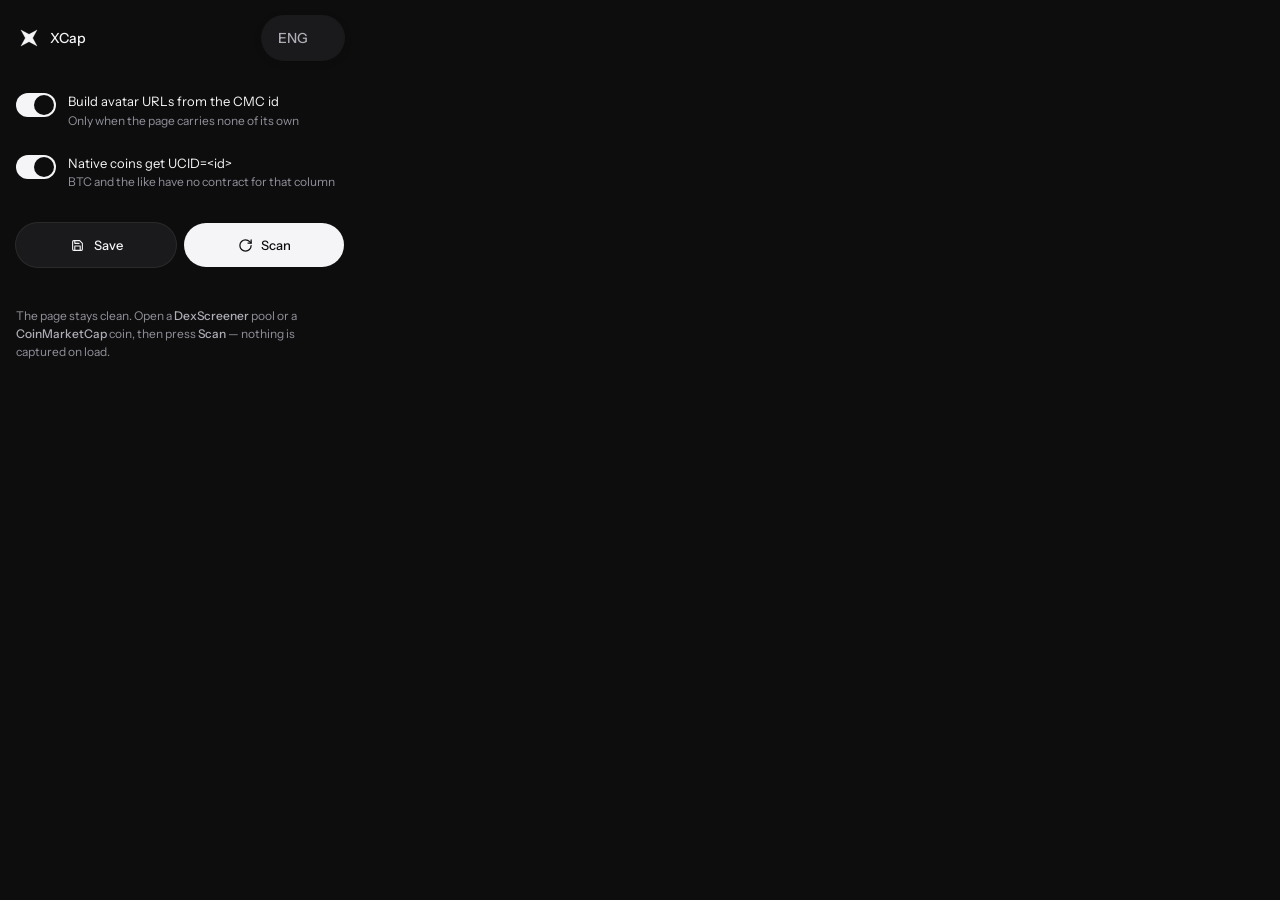
<file: xcap-extension/popup.html>
<!DOCTYPE html>
<html lang="en">
<head>
<meta charset="UTF-8">
<style>
    @font-face { font-family: "Instrument Sans"; font-weight: 400; font-display: swap; src: url(fonts/instrument-sans-400.woff2) format("woff2"); }
    @font-face { font-family: "Instrument Sans"; font-weight: 500; font-display: swap; src: url(fonts/instrument-sans-500.woff2) format("woff2"); }
    @font-face { font-family: "IBM Plex Mono"; font-weight: 400; font-display: swap; src: url(fonts/ibm-plex-mono-400.woff2) format("woff2"); }
    @font-face { font-family: "IBM Plex Mono"; font-weight: 500; font-display: swap; src: url(fonts/ibm-plex-mono-500.woff2) format("woff2"); }
    :root {
        --sans: "Instrument Sans", ui-sans-serif, system-ui, -apple-system, "Segoe UI", "Leelawadee UI", Thonburi, "Noto Sans Thai", sans-serif;
        --mono: "IBM Plex Mono", ui-monospace, SFMono-Regular, "SF Mono", Menlo, Consolas, "Leelawadee UI", Thonburi, "Noto Sans Thai", monospace;
        --bg: #0d0d0e;
        --surface: #1a1a1c;
        --surface-2: #232326;
        --fg: #f5f5f7;
        --muted: #aeaeb6;
        --faint: #91919b;
        --danger: #f0a39a;
        --ring: 0 0 0 1px rgba(255,255,255,.12);
        color-scheme: dark;
    }
    *, *::before, *::after { box-sizing: border-box; margin: 0; padding: 0; }

    body {
        width: 360px;
        font-family: var(--sans);
        font-size: 13px;
        line-height: 1.5;
        background: var(--bg);
        color: var(--fg);
    }

    header {
        display: flex; align-items: center; gap: 8px;
        padding: 16px 16px 12px;
    }
    header .mark { flex: 0 0 auto; display: flex; }
    /* No native select: its open list is drawn by Chrome and ignores every
       token. The trigger is the web app's outline Button (h-11 rounded-full
       px-4 text-sm bg-surface shadow-ring); the list is a card of the same
       surface, radius-xl (24px), with h-11 rows. */
    .menu { position: relative; margin-left: auto; }
    .menu > button {
        flex: none; height: 44px; padding: 0 12px 0 16px; gap: 8px;
        font-size: 14px; line-height: 1.6;
    }
    .menu > button {
        color: var(--muted);
        box-shadow: 0 0 0 1px rgba(255,255,255,.06), 0 2px 8px rgba(0,0,0,.16);
    }
    .menu > button svg { color: var(--faint); transition: transform .15s; }
    .menu > button[aria-expanded="true"] svg { transform: rotate(180deg); }
    .menu ul {
        position: absolute; top: calc(100% + 8px); right: 0; z-index: 10;
        min-width: 128px; padding: 4px; list-style: none;
        background: var(--surface); border-radius: 24px;
        /* No border, as on grok.com: a soft two-layer shadow alone lifts it. */
        box-shadow: 0 2px 6px rgba(0,0,0,.16), 0 12px 32px rgba(0,0,0,.24);
    }
    .menu ul[hidden] { display: none; }
    .menu li {
        display: flex; align-items: center; justify-content: space-between; gap: 8px;
        height: 44px; padding: 0 12px 0 16px; border-radius: 999px;
        font-size: 14px; font-weight: 500; color: var(--muted); cursor: pointer;
        transition: background-color .15s, color .15s;
    }
    /* Low contrast on purpose: a faint wash for hover, muted text even when
       chosen; the check mark says which one is picked. */
    .menu li { color: var(--faint); }
    .menu li:hover, .menu li.active { background: rgba(255,255,255,.04); color: var(--muted); }
    .menu li[aria-selected="true"] { color: var(--muted); }
    .menu li svg { color: var(--faint); }
    .menu li svg { visibility: hidden; }
    .menu li[aria-selected="true"] svg { visibility: visible; }
    header h1 {
        font-size: 14px; font-weight: 500;
        letter-spacing: 0; text-transform: none; color: var(--fg);
    }

    .section { padding: 8px 16px 12px; }

    label.lab {
        display: flex; align-items: center; gap: 8px;
        font-size: 13px; color: var(--muted); margin-bottom: 8px;
    }
    label.lab svg { color: var(--faint); display: block; }
    label.lab > span { display: inline-flex; align-items: center; }

    :root:lang(th) body { line-height: 1.7; }
    /* These set their own line-height, so the body rule misses them. */
    :root:lang(th) :is(.why, input, footer, button, .menu li) { line-height: 1.7; }
    body { line-break: auto; overflow-wrap: anywhere; }

    input[type=text] {
        width: 100%; height: 44px; padding: 0 16px;
        background: var(--surface); color: var(--fg);
        border: none; border-radius: 24px;
        box-shadow: var(--ring);
        font-family: var(--sans); font-size: 13px; line-height: 1.5;
    }
    input[type=text]:focus { outline: none; background: var(--surface-2); }
    input[type=text]:focus-visible { outline: 2px solid var(--fg); outline-offset: 2px; }
    input[type=text]::placeholder { color: var(--faint); }

    .toggle {
        display: flex; align-items: flex-start; gap: 12px;
        padding: 12px 0; cursor: pointer;
    }
    .toggle input { position: absolute; opacity: 0; width: 0; height: 0; }
    .box {
        flex: 0 0 auto; width: 40px; height: 24px; margin-top: 1px;
        border-radius: 999px; background: var(--surface-2);
        box-shadow: var(--ring);
        position: relative;
        transition: background .15s;
    }
    .box::after {
        content: "";
        position: absolute; top: 2px; left: 2px;
        width: 20px; height: 20px; border-radius: 999px;
        background: var(--muted);
        transition: transform .15s, background .15s;
    }
    .toggle input:checked + .box { background: var(--fg); box-shadow: none; }
    .toggle input:checked + .box::after { transform: translateX(16px); background: var(--bg); }
    .toggle input:focus-visible + .box { outline: 2px solid var(--fg); outline-offset: 2px; }
    .toggle .text { min-width: 0; }
    .toggle .name { display: block; font-size: 13px; color: var(--fg); }
    .toggle .why { display: block; font-size: 12px; line-height: 1.5; color: var(--faint); }

    .bar { display: flex; gap: 8px; padding: 8px 16px 12px; }
    button {
        flex: 1 1 0; height: 44px; gap: 8px;
        display: inline-flex; align-items: center; justify-content: center;
        font-family: var(--sans); font-size: 13px; font-weight: 500;
        letter-spacing: 0; text-transform: none;
        background: var(--surface); color: var(--fg);
        border: none; border-radius: 999px; cursor: pointer;
        box-shadow: var(--ring);
        transition: background .12s, color .12s;
    }
    /* The icon spans are inline, so without this the svg sits on the text
       baseline and reads as badly padded rather than badly aligned. */
    button > span { display: inline-flex; align-items: center; }
    /* A fixed box for the glyph, so a wide icon and a tall one
       (the disk) leave the same space beside their label. */
    /* Only the icon slots (id="i-…"): a first span that holds text, like
       Copy all's, would otherwise be squeezed to 16px and stack its letters. */
    button > span[id^="i-"] {
        width: 16px; height: 16px; justify-content: center; flex: 0 0 auto;
    }
    button svg { display: block; }
    button:hover { background: var(--surface-2); }
    button:focus-visible { outline: 2px solid var(--fg); outline-offset: 2px; }
    button.primary { background: var(--fg); color: var(--bg); box-shadow: none; }
    button.primary:hover { background: #fff; }
    button.ok { background: var(--fg); color: var(--bg); }
    button:disabled, button.primary:disabled {
        background: var(--surface); color: var(--faint); cursor: not-allowed; box-shadow: var(--ring);
    }

    /* Results: the cards from the old in-page panel, redrawn on the popup's
       tokens. Cards are radius-xl (24px) on surface, like the web app's. */
    .results-head {
        display: flex; align-items: center; gap: 8px;
        padding: 8px 16px; font-size: 13px; font-weight: 500; color: var(--fg);
    }
    .results-head h2 { font-size: 13px; font-weight: 500; margin: 0; }
    .results-head .count {
        font: 500 12px var(--mono); color: var(--muted); font-variant-numeric: tabular-nums;
    }
    #resultList {
        list-style: none; display: flex; flex-direction: column; gap: 8px;
        max-height: 320px; overflow-y: auto; padding: 0 16px;
    }
    .pool {
        padding: 16px; border-radius: 24px; background: var(--surface);
        box-shadow: 0 2px 8px rgba(0,0,0,.16);
    }
    .pool-head { display: flex; align-items: center; gap: 12px; margin-bottom: 8px; }
    .pool .names { flex: 1; min-width: 0; }
    .pool .sym {
        font-size: 14px; font-weight: 500; color: var(--fg);
        overflow: hidden; text-overflow: ellipsis; white-space: nowrap;
    }
    .pool .sub { font-size: 12px; color: var(--muted); }
    .pool .chip { flex: none; width: 44px; height: 44px; padding: 0; }
    .kv { display: flex; gap: 12px; padding: 4px 0; font-size: 12px; }
    .kv .k { flex: 0 0 80px; color: var(--muted); }
    .kv .v { flex: 1; min-width: 0; color: var(--fg); }
    .kv .v.empty { color: var(--muted); }
    .kv .num { font-variant-numeric: tabular-nums; }
    .kv .mono { font-family: var(--mono); word-break: break-all; font-variant-numeric: tabular-nums; }
    #results .empty { padding: 16px 0; font-size: 12px; color: var(--muted); }
    #results .bar { padding-top: 12px; }
    #copyAll { width: 100%; }

    /* The scrollbar keeps a 10px lane, but the thumb is drawn 4px thin
       inside it (a transparent border, clipped). Chrome cannot resize the
       bar on its own hover, so the thumb grows instead: pointing at it fills
       the lane to a normal width. No scrollbar-width here: in Chrome it
       would override these rules. */
    ::-webkit-scrollbar { width: 10px; height: 10px; }
    ::-webkit-scrollbar-track { background: transparent; }
    ::-webkit-scrollbar-thumb {
        background: rgba(255,255,255,.16); background-clip: padding-box;
        border: 3px solid transparent; border-radius: 999px;
    }
    ::-webkit-scrollbar-thumb:hover,
    ::-webkit-scrollbar-thumb:active {
        background-color: rgba(255,255,255,.32); border-width: 1px;
    }
    ::-webkit-scrollbar-corner { background: transparent; }

    #status {
        display: flex; align-items: center; gap: 8px;
        min-height: 16px; padding: 0 16px 12px;
        font-size: 12px; color: var(--muted);
    }
    /* Codes are listed in ERRORS.md at the repo root. */
    #status.error { color: var(--danger); }
    #status code { font-family: var(--mono); color: var(--fg); }
    #status.error code { color: inherit; }

    footer {
        padding: 12px 16px 16px;
        font-size: 12px; line-height: 1.5; color: var(--faint);
    }
    footer b { color: var(--muted); font-weight: 500; }
</style>
</head>
<body>
    <header>
        <span class="mark" id="mark"></span>
        <h1>XCap</h1>
        <div class="menu">
            <button id="lang" type="button" aria-haspopup="listbox" aria-expanded="false"
                    aria-controls="langList" aria-label="Language">
                <span id="langLabel">ENG</span><span id="i-lang"></span>
            </button>
            <ul id="langList" role="listbox" aria-label="Language" tabindex="-1" hidden>
                <li role="option" data-value="en">ENG</li>
                <li role="option" data-value="th">TH</li>
            </ul>
        </div>
    </header>

    <div class="section">
        <label class="toggle">
            <input type="checkbox" id="deriveAvatar">
            <span class="box"></span>
            <span class="text">
                <span data-i18n="avatar.name" class="name">Build avatar URLs from the CMC id</span>
                <span data-i18n="avatar.why" class="why">Only when the page carries none of its own</span>
            </span>
        </label>

        <label class="toggle">
            <input type="checkbox" id="nativeAsUcid">
            <span class="box"></span>
            <span class="text">
                <span class="name" data-i18n="ucid.name">Native coins get UCID=&lt;id&gt;</span>
                <span data-i18n="ucid.why" class="why">BTC and the like have no contract for that column</span>
            </span>
        </label>
    </div>

    <div class="bar">
        <button id="save"><span id="i-save"></span><span data-i18n="save">Save</span></button>
        <button id="show" class="primary"><span id="i-show"></span><span data-i18n="scan">Scan</span></button>
    </div>

    <section id="results" aria-labelledby="resultsTitle" hidden>
        <div class="results-head">
            <h2 id="resultsTitle" data-i18n="pools">Pools captured</h2>
            <span id="resultCount" class="count">0</span>
        </div>
        <ul id="resultList"></ul>
        <div class="bar">
            <button id="copyAll" type="button"><span data-i18n="copyAll">Copy all</span></button>
        </div>
    </section>

    <div id="status"></div>

    <footer data-i18n-html="footer">
        The page stays clean. Open a <b>DexScreener</b> pool or a
        <b>CoinMarketCap</b> coin, then press <b>Scan</b> — nothing is captured on load.
    </footer>

    <script src="popup.js"></script>
</body>
</html>
</file>
